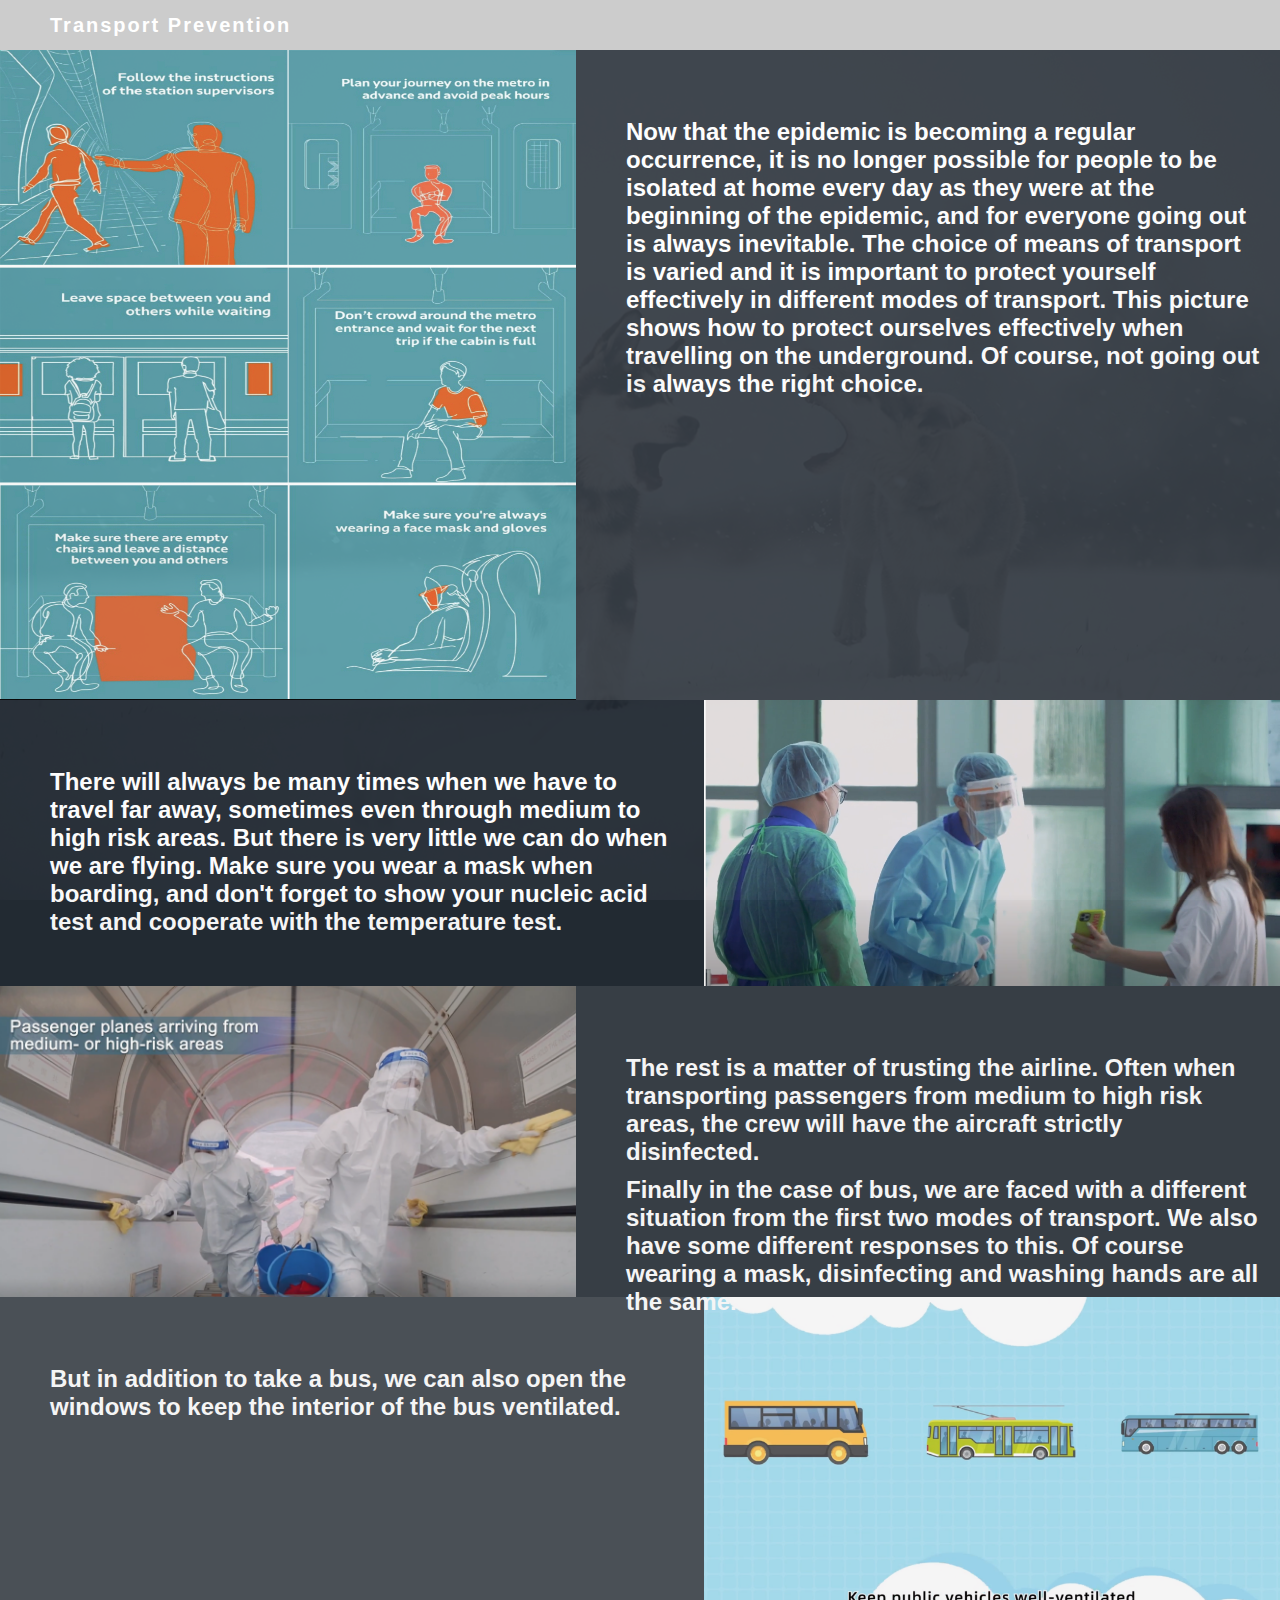
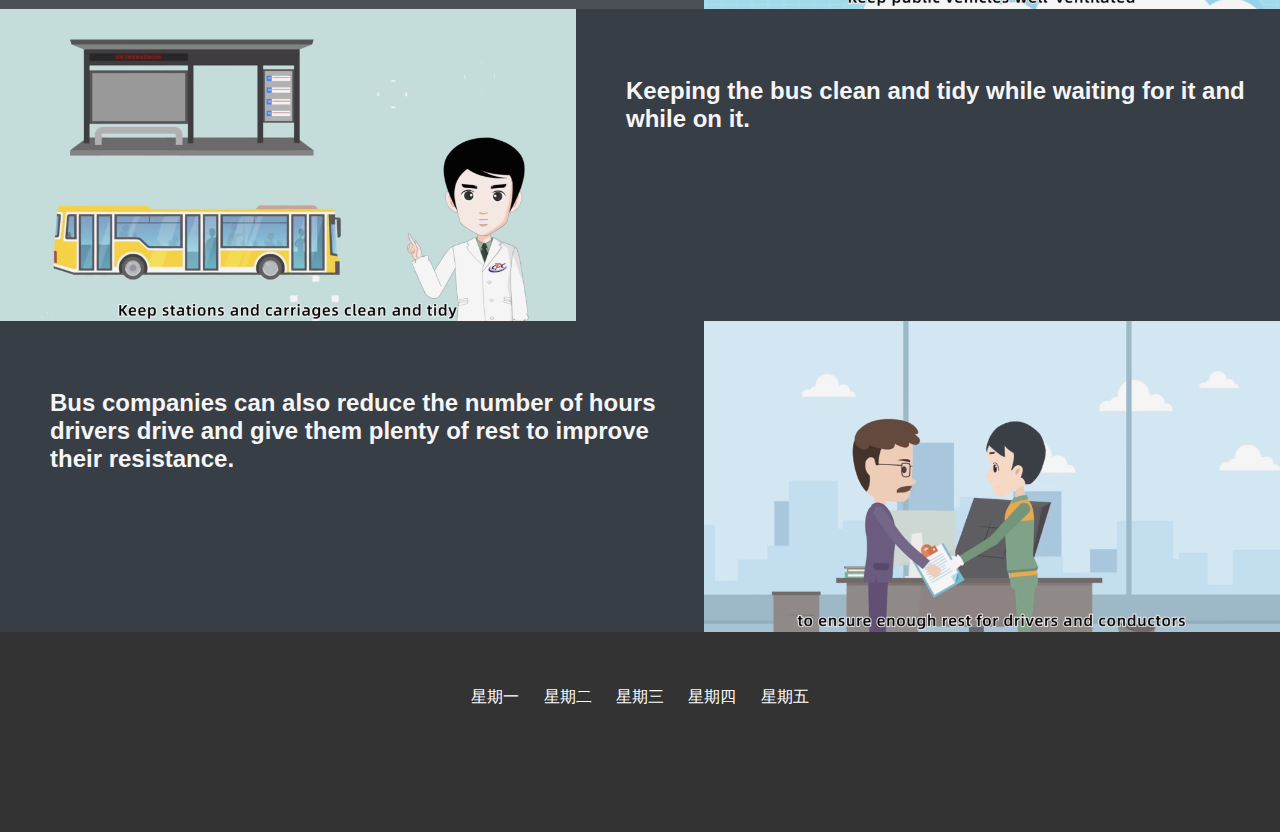
<file: index.html>
﻿<!DOCTYPE html>
<html lang="en">
<head>
    <meta charset="UTF-8">
    <title>Transport Prevention</title>
    <link rel="icon" href="img/钻石2.png" type="image/icon">
    <!--<link rel="shortcut icon" href="../2.ico">-->
    <link rel="stylesheet" href="css/reset.css">
    <link rel="stylesheet" href="css/index.css">
</head>
<script src="js/jquery-3.2.1.min.js"></script>
<script src="js/main.js"></script>
<body>
<div class="wrap">
    <header  class="header">
         <nav>
             <ul class="clear_fix nav_ul">
                 <li class="logo">
                     <a href="#">Transport Prevention</a>
                     <span></span>
                 </li>

             </ul>
         </nav>

    </header>
    <div class="content">

        <section class="part-two">
            <div class="first">
                 <div class="first_left">
                     <img src="img/7.jpg" height="650" width="300"  alt="">
                 </div>
                 <div class="first_text">
                     <h2>Now that the epidemic is becoming a regular occurrence, it is no longer possible for people to be isolated at home every day as they were at the beginning of the epidemic, and for everyone going out is always inevitable. The choice of means of transport is varied and it is important to protect yourself effectively in different modes of transport.
                         This picture shows how to protect ourselves effectively when travelling on the underground. Of course, not going out is always the right choice.</h2>
                 </div>
            </div>
            <div class="first">
                <div class="first_text">
                    <h2>There will always be many times when we have to travel far away, sometimes even through medium to high risk areas. But there is very little we can do when we are flying.
                        Make sure you wear a mask when boarding, and don't forget to show your nucleic acid test and cooperate with the temperature test.</h2>
                </div>
                <div class="first_left">
                    <img src="img/2.png" alt="">
                </div>
            </div>
            <div class="first">
                <div class="first_left">
                    <img src="img/3.png" alt="">
                </div>
                <div class="first_text">
                    <h2>The rest is a matter of trusting the airline. Often when transporting passengers from medium to high risk areas, the crew will have the aircraft strictly disinfected.</h2>
                    <h2>Finally in the case of bus, we are faced with a different situation from the first two modes of transport. We also have some different responses to this. Of course wearing a mask, disinfecting and washing hands are all the same.</h2>
                </div>
                <div class="first">
                    <div class="first_text">
                        <h2>But in addition to take a bus, we can also open the windows to keep the      interior of the bus ventilated.</h2>
                    </div>
                    <div class="first_left">
                        <img src="img/4.png" alt="">
                    </div>
                </div>
                <div class="first_left">
                    <img src="img/5.png" alt="">
                </div>
                <div class="first_text">
                    <h2>Keeping the bus clean and tidy while waiting for it and while on it.</h2>
                </div>
                <div class="first">
                    <div class="first_text">
                        <h2>Bus companies can also reduce the number of hours drivers drive and give them plenty of rest to improve their resistance.</h2>

                    </div>
                    <div class="first_left">
                        <img src="img/6.png" alt="">
                    </div>
                </div>
            </div>
        </section>

    </div>
    <footer class="footer">
        <ul class="share_group">
            <li>星期一</li>
            <li>星期二</li>
            <li>星期三</li>
            <li>星期四</li>
            <li>星期五</li>
        </ul>


    </footer>
    <div class="mask"></div>
    <div id="silder">
         <ul >
             <li><a href="#">我系渣渣辉</a></li>
             <li><a href="#">我系古天乐</a></li>
             <li><a href="#">我系陈小春</a></li>
             <li><a href="#">如何屏蔽</a></li>
             <li><a href="#">四位玩家</a></li>
         </ul>
    </div>
    <div class="top">
        <a href="#">
            <img src="img/向上箭头.svg" alt="top" title="Top">
            <p>TOP</p>
        </a>
    </div>
</div>
</body>

</html>
</file>
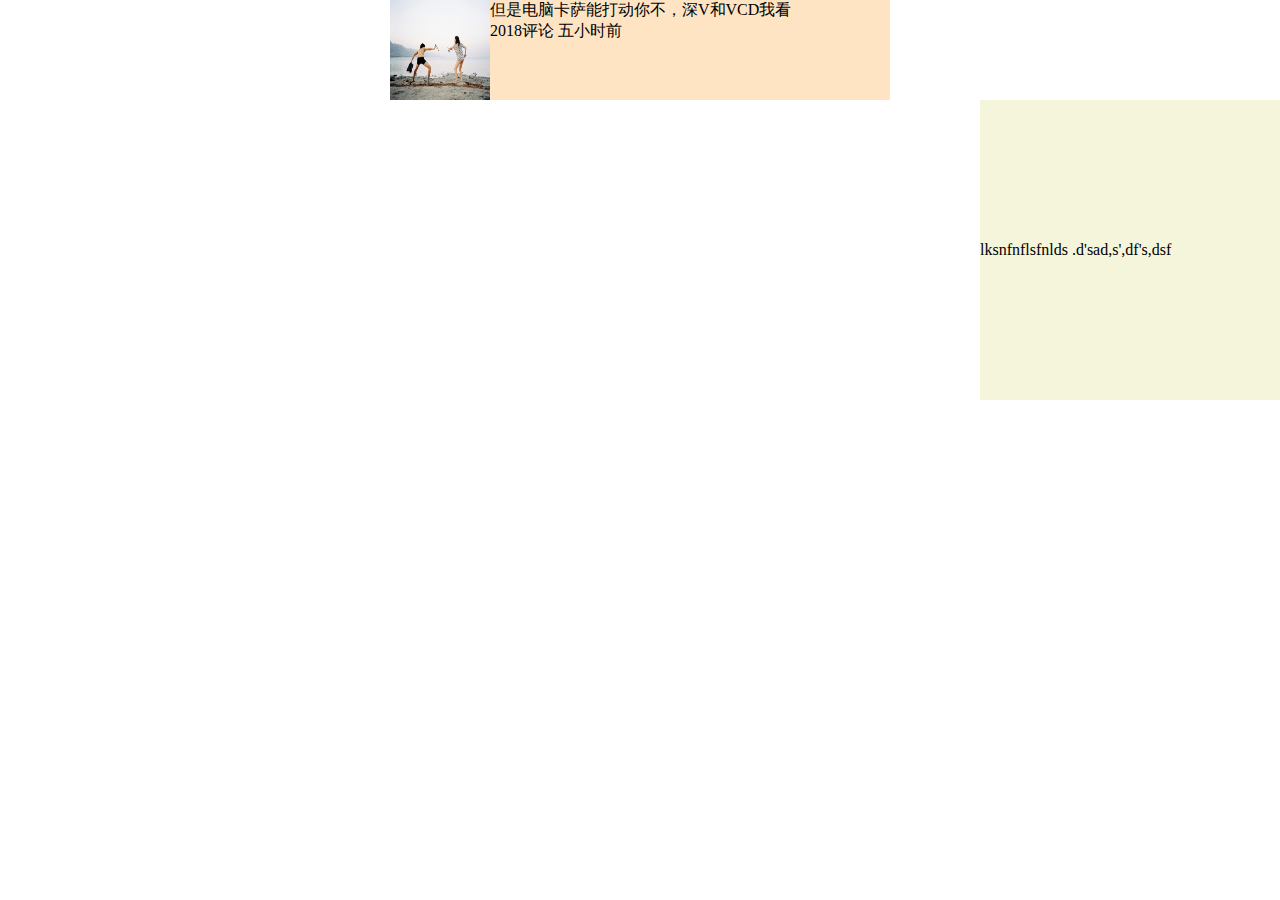
<file: first_page.html>
<!DOCTYPE html>
<html lang="en">
<head>
    <meta charset="UTF-8">
    <title>天页</title>
    <style>
        *{
            margin: 0;
            padding: 0;
        }
        .clear_fix:after{
            content: "";
            display: block;
            clear: both;

        }
        #box{
            height: 100px;
            width: 500px;
            margin: 0 auto;
            background: deepskyblue;

        }
        #box>div{
            float: left;
        }
        .box1{
            width: 100px;
            height: 100px;
        }
        .box1 img{
            width: 100%;
            height: 100%;
        }
        .box2{
            width:400px;
            height:100px;
            background: bisque;
            /*line-height:100px;*/

        }

        #box4{
            float: right;
            width: 300px;
            height: 300px;
            margin: 0 auto;
            background: beige;
            line-height: 300px;
        }
        #box4 p{
            display: inline;
        }
    </style>
</head>
<body>
 <div id="box" class="clear_fix">
     <div class="box1">
         <img src="img/pic01.jpg" alt="">
     </div>
     <div class="box2">
         <p>但是电脑卡萨能打动你不，深V和VCD我看</p>
         <span>
             2018评论  五小时前
         </span>
     </div>
 </div>
<div id="box4">
    <p>lksnfnflsfnlds</p>
    <span>.d'sad,s',df's,dsf</span>
</div>
</body>
</html>
</file>
<file: css/index.css>
.wrap{
    background:#444 url(../img/banner.jpg);
    background-attachment: fixed;
    background-repeat: no-repeat;
    background-position: center center;
    background-size: cover;
    font-family:Tahoma,Arial,Roboto,”Droid Sans”,”Helvetica Neue”,”Droid Sans Fallback”,”Heiti SC”,sans-self;
    overflow: hidden;
}
.header{
    background: rgba(0,0,0,.4);
}
nav{
      background: #ccc;
      height: 50px;

}
.clear_fix:after{
    content: '';
    display: block;
    clear: both;
}
img{
    width: 100%;
}
h1{
    font-size: 32px;
}
h2{
    font-size: 27px;
}
h3{
    font-size: 22px;
}
p{
    font-size: 18px;
    letter-spacing: 1px;
}
#banner{
    /*background: #777;*/
    height: 600px;
    color: #fff;
}
nav ul li {
    display: inline-block;
    line-height: 50px;
    float: right;
    margin-right:30px;
    height: inherit;
}
nav ul li a {
    line-height:50px;
}
nav ul li.logo{
    float: left;
    margin-left:50px;
}
.active{
    position: relative;
 }
.active span{
    position: absolute;
    bottom: 5px;
    left: 0;
    height: 4px;
    width: 100%;
    background: #fff;
}
#banner .inner{
    max-width:300px;
    text-align: center;
    margin: 0 auto;
    position: relative;
    top: 160px;
}
.inner .line{
    background: #fff;
    width: 65%;
    margin-bottom: 10px;
}
#banner .inner h1{
    margin-bottom:20px;
}
#banner .inner .sub-heading{
    line-height: 30px;
}
button{
    background: #e85e17;
    color: #eee;
    padding: 10px 20px;
    border: none;
    margin-top: 20px;
    border-radius:5px;
    outline: none;
    cursor: pointer;

}
.inner button:hover{
    transform: rotate(1080deg) scale(2);
    transition: 2.5s;
    z-index: 99;

}
#banner .inner .more{
    margin-top:180px;
}
.logo{
    font-size: 20px;
    font-weight:700;
    letter-spacing:2px;
}
.logo a{
    color: #fff;
}
.part-one{
    text-align: center;
    color: #fff;
    background:rgba(67,178,165,1);;
    padding-top: 65px;
    opacity: 0.95;
}
.wraper{
    max-width: 1080px;
    margin: 0 auto;
}
.wraper h2{

padding: 15px 0;
}
.wraper p{
    padding: 15px 0;
}
.part-one .line{
    background: darkgrey;
    margin: 20px auto ;
    width: 40%;

}
.line{
    height: 2px;
    width: 100%;
    margin: 0 auto ;
}
.icon{
    margin-top: 20px;
    padding-bottom: 20px;

}
.icon  span img{
    transform: rotate(-45deg)
}
.icon>.item{
   width: 80px;
   height: 80px;
   display: inline-block;
   transform: rotate(45deg);
   margin:20px 30px ;
   border: solid 2px green;
}
/*.first{*/
     /*position: relative;*/

 /*}*/
.part-two{
    background:rgb(33,41,50);
    color: #fff;

    opacity: 0.95;
}
.first:nth-child(odd){
    background:rgba(255,255,255,.1);
}
.first>div{
float: left;
font-size: 0;
}
.first:after{
    content: '';
    display: block;
    clear: both;
}
.first_left{
    width: 45%;
}
.first_left img{
    width: 100%;
}
.first_text {
    width: 55%;
    position:relative ;
    top: 68px;
    left: 50px;
}
.first_text>*{
    max-width: 90%;
}
.first_text h2{
    margin-bottom: 10px;
    font-size: 24px;
}
.first_text p{

    font-size: 18px;
    letter-spacing: 2px ;
}
 .first .first_title{
     margin-top:0;
     margin-bottom: 22px;
     font-size: 20px;

 }

 .part-three{
     background: #3f3965;
     opacity: 0.9;
     color: #fff;
 }
.part-three .part-three_wrap{
     margin: 0 auto;
     max-width: 60%;
    padding-top:65px;
 }
.three_wrap{
    margin-bottom: 35px;
}
.three_wrap h2{
    text-align: center;
    margin-bottom: 25px;
}
.three_wrap .line{
    background: #1a0973;
    width: 55%;
    margin-bottom: 20px;
}
/*.card_grop{*/

/*}*/
.card{
    min-height: 300px;
    float: left;
    width: 50%;
    padding: 50px;
    max-width:272px;
    -webkit-box-sizing: bord    er-box;
    -moz-box-sizing: border-box;

}
.card h3{
    text-align: center;
}
.card p {
    margin-top: 20px;
    font-size: 18px;
}
.card:nth-child(1){
    background: rgba(0,0,0,0.05);
}
.card:nth-child(2){
    background: rgba(0,0,0,0.1);
}
.card:nth-child(3){
    background: rgba(0,0,0,0.15);
}
.card:nth-child(4){
    background: rgba(0,0,0,0.2);
}
.card:nth-child(5){
    background: rgba(0,0,0,0.25);
}
.card:nth-child(6){
    background: rgba(0,0,0,0.3);
}
.footer{
    background:#333;
    color: #fff;
    min-height: 200px;
    text-align: center;
    /*opacity: 0.95;*/
}
ul.share_group{
    display: block;
    margin: 0 auto;
    width: 1080px;
    padding: 45px;
}
.share_group li{
    display: inline-block;
    padding: 10px;
}
/*silder的样式*/
.mask{
    display: none;
    position: fixed;
    top: 0;
    bottom: 0;
    left: 0;
    right: 0;
    background: rgba(0,0,0,0.3);
}
#silder {
    /*display: none;*/
    position: fixed;
    right: -300px;
    top:0;
    bottom: 0;
    width: 300px;
    background: #333;
    padding: 20px 0;
    transition:.4s;
}
#silder ul a {
    padding: 20px;
    color: #fff;
    width: 100%;
    display: inline-block;
}
#silder ul a:hover{
    background: #666;
}
.top{
    display: none;
    position: fixed;
    right: 50px;
    bottom: 80px;
    width: 50px;
    height: 30px;
    /*background: dodgerblue;*/
}
.top p,img{
    text-align: center;
    width: 100%;

}
</file>
